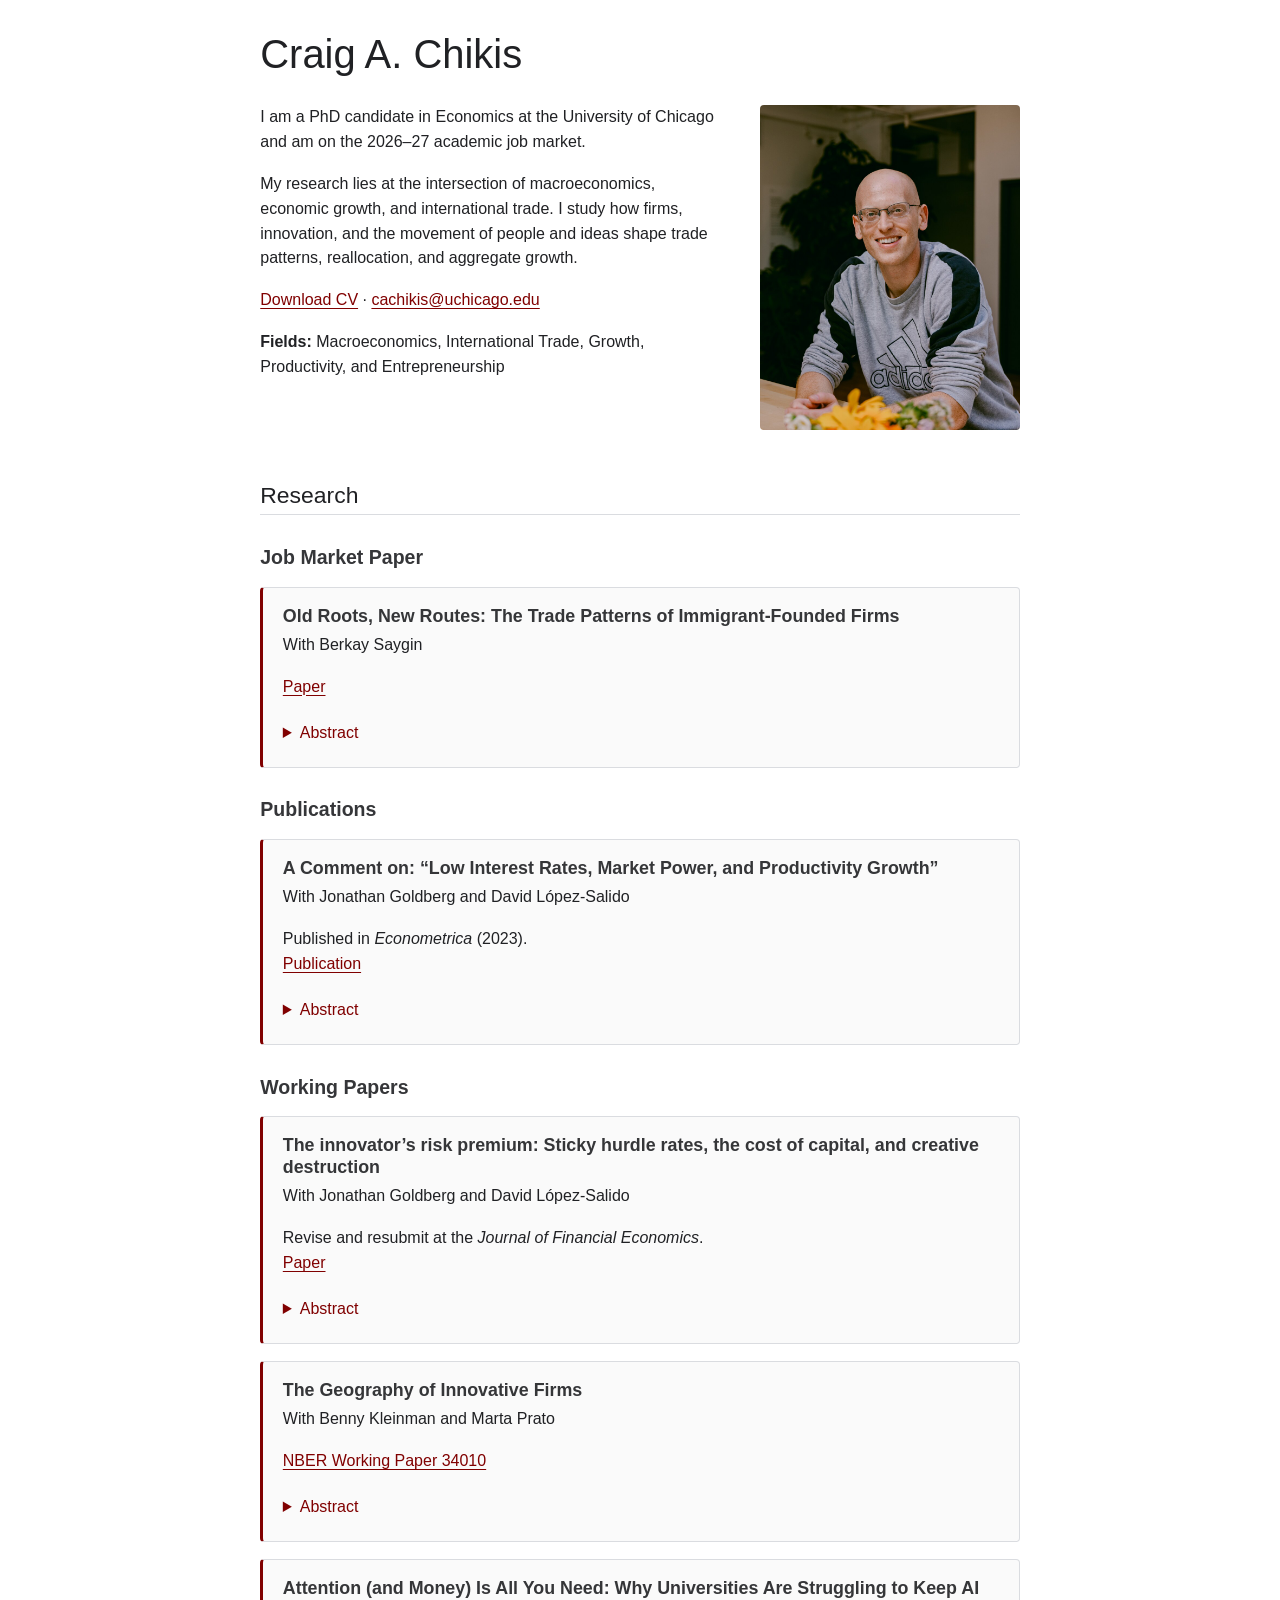
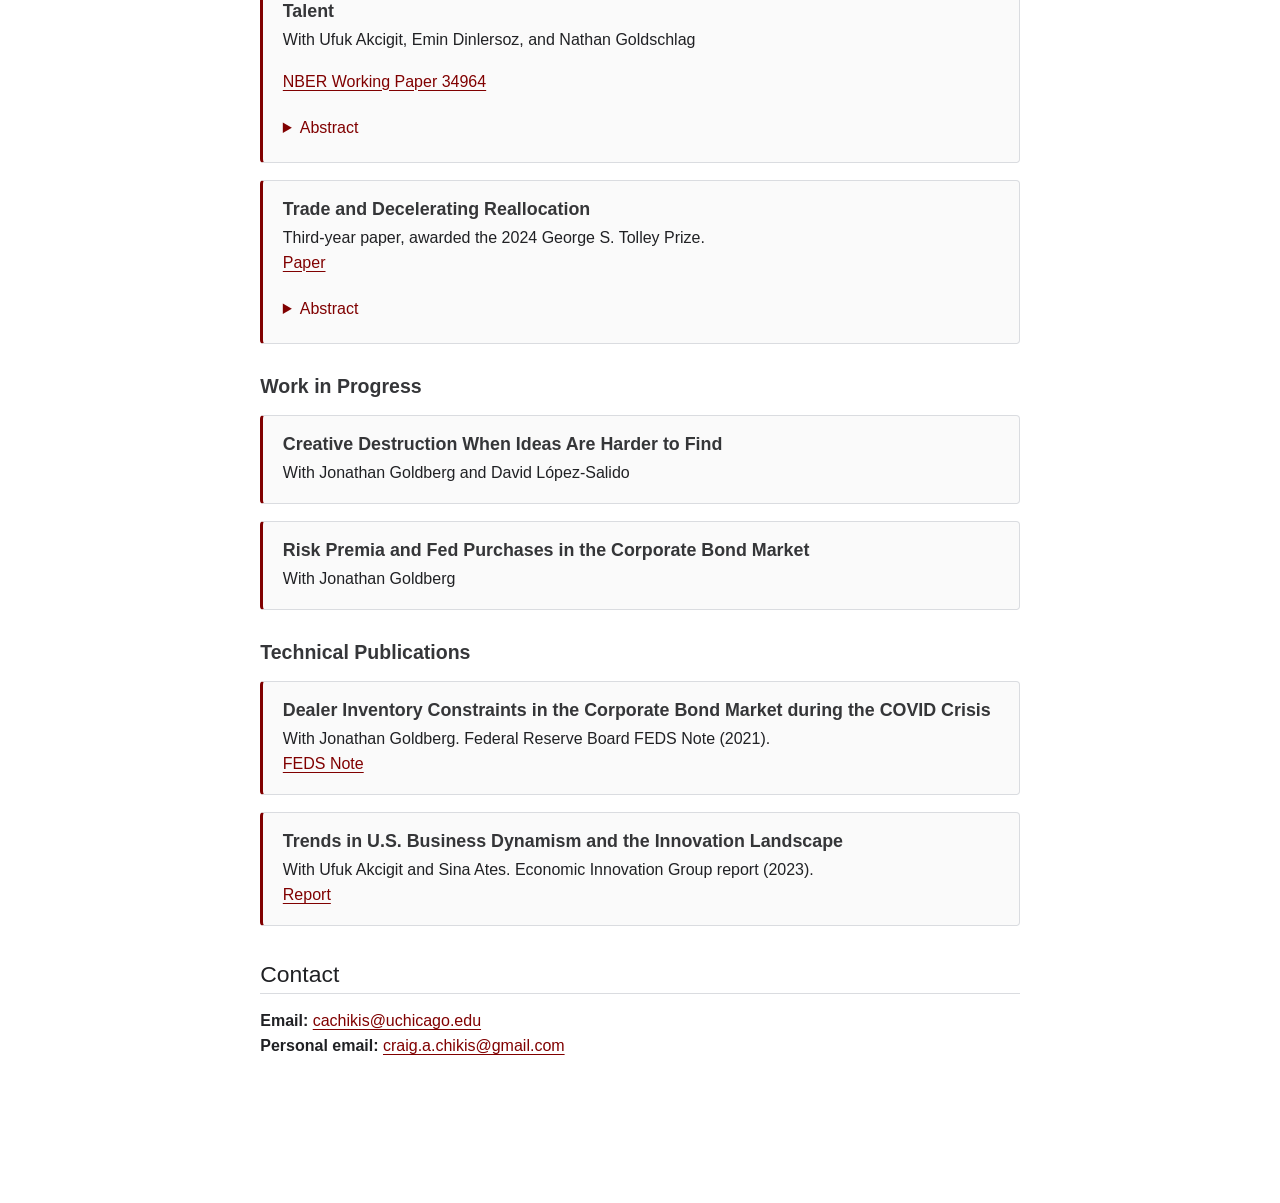
<file: index.html>
<!DOCTYPE html>
<html xmlns="http://www.w3.org/1999/xhtml" lang="en" xml:lang="en"><head>

<meta charset="utf-8">
<meta name="generator" content="quarto-1.9.37">

<meta name="viewport" content="width=device-width, initial-scale=1.0, user-scalable=yes">

<meta name="description" content="Craig A. Chikis’ academic website.">

<title>Craig A. Chikis</title>
<style>
/* Default styles provided by pandoc.
** See https://pandoc.org/MANUAL.html#variables-for-html for config info.
*/
code{white-space: pre-wrap;}
span.smallcaps{font-variant: small-caps;}
div.columns{display: flex; gap: min(4vw, 1.5em);}
div.column{flex: auto; overflow-x: auto;}
div.hanging-indent{margin-left: 1.5em; text-indent: -1.5em;}
ul.task-list{list-style: none;}
ul.task-list li input[type="checkbox"] {
  width: 0.8em;
  margin: 0 0.8em 0.2em -1em; /* quarto-specific, see https://github.com/quarto-dev/quarto-cli/issues/4556 */ 
  vertical-align: middle;
}
</style>


<script src="site_libs/quarto-nav/quarto-nav.js"></script>
<link href="./assets/favicon.png" rel="icon" type="image/png">
<script src="site_libs/clipboard/clipboard.min.js"></script>
<script src="site_libs/quarto-html/quarto.js" type="module"></script>
<script src="site_libs/quarto-html/tabsets/tabsets.js" type="module"></script>
<script src="site_libs/quarto-html/popper.min.js"></script>
<script src="site_libs/quarto-html/tippy.umd.min.js"></script>
<link href="site_libs/quarto-html/tippy.css" rel="stylesheet">
<link href="site_libs/quarto-html/quarto-syntax-highlighting-7f8f88aac4f3542376d5c11b86a4c14d.css" rel="stylesheet" id="quarto-text-highlighting-styles">
<script src="site_libs/bootstrap/bootstrap.min.js"></script>
<link href="site_libs/bootstrap/bootstrap-icons.css" rel="stylesheet">
<link href="site_libs/bootstrap/bootstrap-f77df475d072111566db28fb2d44e05f.min.css" rel="stylesheet" append-hash="true" id="quarto-bootstrap" data-mode="light">
<script id="quarto-search-options" type="application/json">{
  "language": {
    "search-no-results-text": "No results",
    "search-matching-documents-text": "matching documents",
    "search-copy-link-title": "Copy link to search",
    "search-hide-matches-text": "Hide additional matches",
    "search-more-match-text": "more match in this document",
    "search-more-matches-text": "more matches in this document",
    "search-clear-button-title": "Clear",
    "search-text-placeholder": "",
    "search-detached-cancel-button-title": "Cancel",
    "search-submit-button-title": "Submit",
    "search-label": "Search"
  }
}</script>
<style>html{ scroll-behavior: smooth; }</style>
<script defer="" src="./assets/analytics-events.js"></script>
<script defer="" src="https://cloud.umami.is/script.js" data-website-id="548ec39e-daf5-47dd-8edd-e6ff39dc5aec" data-domains="cachikis.github.io" data-do-not-track="true" data-exclude-search="true" data-exclude-hash="true"></script>


<link rel="stylesheet" href="styles.css">
<meta property="og:title" content="Craig A. Chikis">
<meta property="og:description" content="Craig A. Chikis’ academic website.">
<meta property="og:site_name" content="Craig A. Chikis">
<meta name="twitter:title" content="Craig A. Chikis">
<meta name="twitter:description" content="Craig A. Chikis’ academic website.">
<meta name="twitter:card" content="summary">
</head>

<body class="fullcontent quarto-light">

<div id="quarto-search-results"></div>
<!-- content -->
<div id="quarto-content" class="quarto-container page-columns page-rows-contents page-layout-article">
<!-- sidebar -->
<!-- margin-sidebar -->
    
<!-- main -->
<main class="content" id="quarto-document-content"><header id="title-block-header" class="quarto-title-block"></header>




<section id="craig-a.-chikis" class="level1">
<h1>Craig A. Chikis</h1>
<div class="home-intro">
<div class="home-text">
<p>I am a PhD candidate in Economics at the University of Chicago and am on the 2026–27 academic job market.</p>
<p>My research lies at the intersection of macroeconomics, economic growth, and international trade. I study how firms, innovation, and the movement of people and ideas shape trade patterns, reallocation, and aggregate growth.</p>
<p><span id="links"></span><a href="files/cachikis_cv.pdf">Download CV</a> · <a href="mailto:cachikis@uchicago.edu">cachikis@uchicago.edu</a></p>
<p><span id="fields"></span><strong>Fields:</strong> Macroeconomics, International Trade, Growth, Productivity, and Entrepreneurship</p>
</div>
<div class="home-photo">
<p><img src="assets/headshot.jpg" class="headshot img-fluid" alt="Portrait of Craig A. Chikis"></p>
</div>
</div>
<section id="research" class="level2">
<h2 data-anchor-id="research">Research</h2>
<section id="job-market-paper" class="level3">
<h3 data-anchor-id="job-market-paper">Job Market Paper</h3>
<section id="old-roots-new-routes-the-trade-patterns-of-immigrant-founded-firms" class="level4 research-paper">
<h4 class="research-paper" data-anchor-id="old-roots-new-routes-the-trade-patterns-of-immigrant-founded-firms">Old Roots, New Routes: The Trade Patterns of Immigrant-Founded Firms</h4>
<p>With <a href="https://berkaysaygin.com/" class="coauthor-link">Berkay Saygin</a></p>
<p><a href="files/cachikis_jmp.pdf">Paper</a></p>
<details class="paper-abstract">
<summary>
Abstract
</summary>
<p>
We study how immigrant founders shape U.S. international trade by linking administrative records on firms’ customs transactions and their founders’ countries of birth. We show that immigrant-founded firms are 1.2 percentage points more likely to import, devote 20 percentage points more of their imports to their founders’ birth countries, and pay 16% lower prices for the same products there. These price gaps shrink sharply among firms buying from the same supplier, suggesting that founders’ knowledge helps them find cheaper suppliers. We build a model of migration, occupational choice, and sequential supplier search in which entrepreneurs differ in talent and search costs vary by founder origin and supplier country. Using differences across founder origins in sourcing, import prices, entrepreneurship rates, and firm scale, we estimate that immigrant founders’ search-cost advantages are worth roughly one-tenth of U.S. gains from trade, holding productivity and other incentives for entrepreneurship fixed. Trade liberalization makes these sourcing advantages more valuable, intensifying competition for native entrepreneurs and limiting natives’ welfare gains. Tariffs erode these advantages, easing competition and cushioning natives’ welfare losses.
</p>
</details>
</section>
</section>
<section id="publications" class="level3">
<h3 data-anchor-id="publications">Publications</h3>
<section id="a-comment-on-low-interest-rates-market-power-and-productivity-growth" class="level4 research-paper">
<h4 class="research-paper" data-anchor-id="a-comment-on-low-interest-rates-market-power-and-productivity-growth">A Comment on: “Low Interest Rates, Market Power, and Productivity Growth”</h4>
<p>With <a href="https://sites.google.com/view/jonathangoldberg/home" class="coauthor-link">Jonathan Goldberg</a> and <a href="https://www.bde.es/wbe/en/sobre-banco/organizacion/estructura/dg-economia/david-lopez.html" class="coauthor-link">David López-Salido</a></p>
<p>Published in <em>Econometrica</em> (2023).<br> <a href="https://onlinelibrary.wiley.com/doi/abs/10.3982/ECTA20621">Publication</a></p>
<details class="paper-abstract">
<summary>
Abstract
</summary>
<p>
Using an endogenous growth model, Liu, Mian, and Sufi (2022) (LMS) show that a decline in the interest rate can lead to a fall in productivity growth and a rise in leader-laggard productivity gaps and firm profits. We identify two issues in their quantitative analysis of transition dynamics: a time-scale error and the omission of composition terms in calculating productivity growth along the transition to a new balanced growth path.
</p>
<p>
Correcting the time-scale error and including the composition terms, the decline in the interest rate that LMS study leads to a large and protracted productivity boom lasting about 20 years. In addition, the average leader-laggard gap grows much more slowly than reported in their paper. We also point out an issue in their quantitative analysis of steady-state profit shares. These issues are related to the quantitative exercises, and do not affect the key theoretical contributions of LMS.
</p>
</details>
</section>
</section>
<section id="working-papers" class="level3">
<h3 data-anchor-id="working-papers"><span id="selected-research"></span>Working Papers</h3>
<section id="the-innovators-risk-premium-sticky-hurdle-rates-the-cost-of-capital-and-creative-destruction" class="level4 research-paper">
<h4 class="research-paper" data-anchor-id="the-innovators-risk-premium-sticky-hurdle-rates-the-cost-of-capital-and-creative-destruction">The innovator’s risk premium: Sticky hurdle rates, the cost of capital, and creative destruction</h4>
<p>With <a href="https://sites.google.com/view/jonathangoldberg/home" class="coauthor-link">Jonathan Goldberg</a> and <a href="https://www.bde.es/wbe/en/sobre-banco/organizacion/estructura/dg-economia/david-lopez.html" class="coauthor-link">David López-Salido</a></p>
<p>Revise and resubmit at the <em>Journal of Financial Economics</em>.<br> <a href="files/cachikis_innovators-risk-premium.pdf">Paper</a></p>
<details class="paper-abstract">
<summary>
Abstract
</summary>
<p>
Firms’ hurdle rates exceed their financial cost of capital. This gap varies across firms and has widened in the aggregate. In our Schumpeterian model, two frictions drive this gap: firm decision-makers require an innovator’s risk premium for undiversifiable innovation risk, and innovation profits are imperfectly pledgeable. Higher undiversifiable risk lowers the financial cost of capital while hurdle rates remain sticky or even rise. Widening gaps weaken creative destruction; profits and superstar valuations rise despite firms forgoing positive-NPV projects. The calibrated model matches cross-sectional patterns in gaps, R&amp;D, market power, and firm dynamics, and explains weak productivity growth and declining dynamism.
</p>
</details>
</section>
<section id="the-geography-of-innovative-firms" class="level4 research-paper">
<h4 class="research-paper" data-anchor-id="the-geography-of-innovative-firms">The Geography of Innovative Firms</h4>
<p>With <a href="https://www.bennykleinman.com/" class="coauthor-link">Benny Kleinman</a> and <a href="https://www.martaprato.com/" class="coauthor-link">Marta Prato</a></p>
<p><a href="https://www.nber.org/papers/w34010">NBER Working Paper 34010</a></p>
<details class="paper-abstract">
<summary>
Abstract
</summary>
<p>
Firms conducting R&amp;D across multiple local markets account for most U.S. innovation. We study how their geographic scope affects growth and whether it is socially optimal. We develop a spatial growth model with multi-market firms that generate local knowledge spillovers. In equilibrium, firms may expand into too few or too many markets, depending on the sensitivity of spillovers to their local footprint. We estimate the model using data on R&amp;D locations, patents, and citations, and find that firms under-invest in geographic expansion. Through model counterfactuals, we show that welfare gains from policies promoting broader geographic expansion are higher than traditional R&amp;D subsidies.
</p>
</details>
</section>
<section id="attention-and-money-is-all-you-need-why-universities-are-struggling-to-keep-ai-talent" class="level4 research-paper">
<h4 class="research-paper" data-anchor-id="attention-and-money-is-all-you-need-why-universities-are-struggling-to-keep-ai-talent">Attention (and Money) Is All You Need: Why Universities Are Struggling to Keep AI Talent</h4>
<p>With <a href="https://www.ufukakcigit.com/" class="coauthor-link">Ufuk Akcigit</a>, <a href="https://sites.google.com/site/emindinlersoz/" class="coauthor-link">Emin Dinlersoz</a>, and <a href="https://ngoldschlag.github.io/" class="coauthor-link">Nathan Goldschlag</a></p>
<p><a href="https://www.nber.org/papers/w34964">NBER Working Paper 34964</a></p>
<details class="paper-abstract">
<summary>
Abstract
</summary>
<p>
We construct a novel dataset linking academic publication records to U.S. Census employer–employee data to track 42,000 AI researchers over two decades. We document systematic changes in the allocation of AI talent. Industry increasingly attracts younger and foreign-born researchers, while gender representation improves more in academia. The top 1% of publishing industry scientists now earn $1.5 million more annually than comparable academics, a fivefold increase since 2001. Rising wage premia coincide with greater sorting into large incumbent firms. Researchers who move to industry publish less but patent more, consistent with a shift from open science toward proprietary innovation.
</p>
</details>
</section>
<section id="trade-and-decelerating-reallocation" class="level4 research-paper">
<h4 class="research-paper" data-anchor-id="trade-and-decelerating-reallocation">Trade and Decelerating Reallocation</h4>
<p>Third-year paper, awarded the 2024 George S. Tolley Prize.<br> <a href="files/cachikis_trade-and-decelerating-reallocation.pdf">Paper</a></p>
<details class="paper-abstract">
<summary>
Abstract
</summary>
<p>
A well-documented observation in the trade literature is that trade shocks often result in a protracted reallocation of productive factors. This paper investigates whether the shock itself, through the strategic responses it elicits from firms, actively contributes to this delay. Empirically, I show that the China trade shock is negatively associated with various measures of business dynamism. Theoretically, I propose a dynamic, two-country model of oligopolistic competition with trade and home-country firm dynamics to explain these facts. In my preferred industry-level instrumental-variables specification, increased import exposure accounts for roughly one-half of the recent decline in U.S. gross job reallocation.
</p>
</details>
</section>
</section>
<section id="work-in-progress" class="level3">
<h3 data-anchor-id="work-in-progress"><span id="measuring-the-characteristics-and-employment-dynamics-of-u.s.-scientists"></span>Work in Progress</h3>
<section id="creative-destruction-when-ideas-are-harder-to-find" class="level4 research-paper">
<h4 class="research-paper" data-anchor-id="creative-destruction-when-ideas-are-harder-to-find">Creative Destruction When Ideas Are Harder to Find</h4>
<p>With <a href="https://sites.google.com/view/jonathangoldberg/home" class="coauthor-link">Jonathan Goldberg</a> and <a href="https://www.bde.es/wbe/en/sobre-banco/organizacion/estructura/dg-economia/david-lopez.html" class="coauthor-link">David López-Salido</a></p>
</section>
<section id="risk-premia-and-fed-purchases-in-the-corporate-bond-market" class="level4 research-paper">
<h4 class="research-paper" data-anchor-id="risk-premia-and-fed-purchases-in-the-corporate-bond-market">Risk Premia and Fed Purchases in the Corporate Bond Market</h4>
<p>With <a href="https://sites.google.com/view/jonathangoldberg/home" class="coauthor-link">Jonathan Goldberg</a></p>
</section>
</section>
<section id="technical-publications" class="level3">
<h3 data-anchor-id="technical-publications">Technical Publications</h3>
<section id="dealer-inventory-constraints-in-the-corporate-bond-market-during-the-covid-crisis" class="level4 research-paper">
<h4 class="research-paper" data-anchor-id="dealer-inventory-constraints-in-the-corporate-bond-market-during-the-covid-crisis">Dealer Inventory Constraints in the Corporate Bond Market during the COVID Crisis</h4>
<p>With <a href="https://sites.google.com/view/jonathangoldberg/home" class="coauthor-link">Jonathan Goldberg</a>. Federal Reserve Board FEDS Note (2021).<br> <a href="https://www.federalreserve.gov/econres/notes/feds-notes/dealer-inventory-constraints-in-the-corporate-bond-market-during-the-covid-crisis-20210715.html">FEDS Note</a></p>
</section>
<section id="trends-in-u.s.-business-dynamism-and-the-innovation-landscape" class="level4 research-paper">
<h4 class="research-paper" data-anchor-id="trends-in-u.s.-business-dynamism-and-the-innovation-landscape">Trends in U.S. Business Dynamism and the Innovation Landscape</h4>
<p>With <a href="https://www.ufukakcigit.com/" class="coauthor-link">Ufuk Akcigit</a> and <a href="https://www.sinatates.com/" class="coauthor-link">Sina Ates</a>. Economic Innovation Group report (2023).<br> <a href="https://eig.org/wp-content/uploads/2023/09/Trends-in-U.S.-Business-Dynamism-and-the-Innovation-Landscape.pdf">Report</a></p>
</section>
</section>
</section>
<section id="contact" class="level2">
<h2 data-anchor-id="contact">Contact</h2>
<p><strong>Email:</strong> <a href="mailto:cachikis@uchicago.edu">cachikis@uchicago.edu</a><br> <strong>Personal email:</strong> <a href="mailto:craig.a.chikis@gmail.com">craig.a.chikis@gmail.com</a></p>


</section>
</section>

</main> <!-- /main -->
<script id="quarto-html-after-body" type="application/javascript">
  window.document.addEventListener("DOMContentLoaded", function (event) {
    const isCodeAnnotation = (el) => {
      for (const clz of el.classList) {
        if (clz.startsWith('code-annotation-')) {                     
          return true;
        }
      }
      return false;
    }
    const onCopySuccess = function(e) {
      // button target
      const button = e.trigger;
      // don't keep focus
      button.blur();
      // flash "checked"
      button.classList.add('code-copy-button-checked');
      var currentTitle = button.getAttribute("title");
      button.setAttribute("title", "Copied!");
      let tooltip;
      if (window.bootstrap) {
        button.setAttribute("data-bs-toggle", "tooltip");
        button.setAttribute("data-bs-placement", "left");
        button.setAttribute("data-bs-title", "Copied!");
        tooltip = new bootstrap.Tooltip(button, 
          { trigger: "manual", 
            customClass: "code-copy-button-tooltip",
            offset: [0, -8]});
        tooltip.show();    
      }
      setTimeout(function() {
        if (tooltip) {
          tooltip.hide();
          button.removeAttribute("data-bs-title");
          button.removeAttribute("data-bs-toggle");
          button.removeAttribute("data-bs-placement");
        }
        button.setAttribute("title", currentTitle);
        button.classList.remove('code-copy-button-checked');
      }, 1000);
      // clear code selection
      e.clearSelection();
    }
    const getTextToCopy = function(trigger) {
      const outerScaffold = trigger.parentElement.cloneNode(true);
      const codeEl = outerScaffold.querySelector('code');
      for (const childEl of codeEl.children) {
        if (isCodeAnnotation(childEl)) {
          childEl.remove();
        }
      }
      return codeEl.innerText;
    }
    const clipboard = new window.ClipboardJS('.code-copy-button:not([data-in-quarto-modal])', {
      text: getTextToCopy
    });
    clipboard.on('success', onCopySuccess);
    if (window.document.getElementById('quarto-embedded-source-code-modal')) {
      const clipboardModal = new window.ClipboardJS('.code-copy-button[data-in-quarto-modal]', {
        text: getTextToCopy,
        container: window.document.getElementById('quarto-embedded-source-code-modal')
      });
      clipboardModal.on('success', onCopySuccess);
    }
      var localhostRegex = new RegExp(/^(?:http|https):\/\/localhost\:?[0-9]*\//);
      var mailtoRegex = new RegExp(/^mailto:/);
        var filterRegex = new RegExp("https:\/\/cachikis\.github\.io\/");
      var isInternal = (href) => {
          return filterRegex.test(href) || localhostRegex.test(href) || mailtoRegex.test(href);
      }
      // Inspect non-navigation links and adorn them if external
     var links = window.document.querySelectorAll('a[href]:not(.nav-link):not(.navbar-brand):not(.toc-action):not(.sidebar-link):not(.sidebar-item-toggle):not(.pagination-link):not(.no-external):not([aria-hidden]):not(.dropdown-item):not(.quarto-navigation-tool):not(.about-link)');
      for (var i=0; i<links.length; i++) {
        const link = links[i];
        if (!isInternal(link.href)) {
          // undo the damage that might have been done by quarto-nav.js in the case of
          // links that we want to consider external
          if (link.dataset.originalHref !== undefined) {
            link.href = link.dataset.originalHref;
          }
            // target, if specified
            link.setAttribute("target", "_blank");
            if (link.getAttribute("rel") === null) {
              link.setAttribute("rel", "noopener");
            }
        }
      }
    function tippyHover(el, contentFn, onTriggerFn, onUntriggerFn) {
      const config = {
        allowHTML: true,
        maxWidth: 500,
        delay: 100,
        arrow: false,
        appendTo: function(el) {
            return el.parentElement;
        },
        interactive: true,
        interactiveBorder: 10,
        theme: 'quarto',
        placement: 'bottom-start',
      };
      if (contentFn) {
        config.content = contentFn;
      }
      if (onTriggerFn) {
        config.onTrigger = onTriggerFn;
      }
      if (onUntriggerFn) {
        config.onUntrigger = onUntriggerFn;
      }
      window.tippy(el, config); 
    }
    const noterefs = window.document.querySelectorAll('a[role="doc-noteref"]');
    for (var i=0; i<noterefs.length; i++) {
      const ref = noterefs[i];
      tippyHover(ref, function() {
        // use id or data attribute instead here
        let href = ref.getAttribute('data-footnote-href') || ref.getAttribute('href');
        try { href = new URL(href).hash; } catch {}
        const id = href.replace(/^#\/?/, "");
        const note = window.document.getElementById(id);
        if (note) {
          return note.innerHTML;
        } else {
          return "";
        }
      });
    }
    const xrefs = window.document.querySelectorAll('a.quarto-xref');
    const processXRef = (id, note) => {
      // Strip column container classes
      const stripColumnClz = (el) => {
        el.classList.remove("page-full", "page-columns");
        if (el.children) {
          for (const child of el.children) {
            stripColumnClz(child);
          }
        }
      }
      stripColumnClz(note)
      if (id === null || id.startsWith('sec-')) {
        // Special case sections, only their first couple elements
        const container = document.createElement("div");
        if (note.children && note.children.length > 2) {
          container.appendChild(note.children[0].cloneNode(true));
          for (let i = 1; i < note.children.length; i++) {
            const child = note.children[i];
            if (child.tagName === "P" && child.innerText === "") {
              continue;
            } else {
              container.appendChild(child.cloneNode(true));
              break;
            }
          }
          if (window.Quarto?.typesetMath) {
            window.Quarto.typesetMath(container);
          }
          return container.innerHTML
        } else {
          if (window.Quarto?.typesetMath) {
            window.Quarto.typesetMath(note);
          }
          return note.innerHTML;
        }
      } else {
        // Remove any anchor links if they are present
        const anchorLink = note.querySelector('a.anchorjs-link');
        if (anchorLink) {
          anchorLink.remove();
        }
        if (window.Quarto?.typesetMath) {
          window.Quarto.typesetMath(note);
        }
        if (note.classList.contains("callout")) {
          return note.outerHTML;
        } else {
          return note.innerHTML;
        }
      }
    }
    for (var i=0; i<xrefs.length; i++) {
      const xref = xrefs[i];
      tippyHover(xref, undefined, function(instance) {
        instance.disable();
        let url = xref.getAttribute('href');
        let hash = undefined; 
        if (url.startsWith('#')) {
          hash = url;
        } else {
          try { hash = new URL(url).hash; } catch {}
        }
        if (hash) {
          const id = hash.replace(/^#\/?/, "");
          const note = window.document.getElementById(id);
          if (note !== null) {
            try {
              const html = processXRef(id, note.cloneNode(true));
              instance.setContent(html);
            } finally {
              instance.enable();
              instance.show();
            }
          } else {
            // See if we can fetch this
            fetch(url.split('#')[0])
            .then(res => res.text())
            .then(html => {
              const parser = new DOMParser();
              const htmlDoc = parser.parseFromString(html, "text/html");
              const note = htmlDoc.getElementById(id);
              if (note !== null) {
                const html = processXRef(id, note);
                instance.setContent(html);
              } 
            }).finally(() => {
              instance.enable();
              instance.show();
            });
          }
        } else {
          // See if we can fetch a full url (with no hash to target)
          // This is a special case and we should probably do some content thinning / targeting
          fetch(url)
          .then(res => res.text())
          .then(html => {
            const parser = new DOMParser();
            const htmlDoc = parser.parseFromString(html, "text/html");
            const note = htmlDoc.querySelector('main.content');
            if (note !== null) {
              // This should only happen for chapter cross references
              // (since there is no id in the URL)
              // remove the first header
              if (note.children.length > 0 && note.children[0].tagName === "HEADER") {
                note.children[0].remove();
              }
              const html = processXRef(null, note);
              instance.setContent(html);
            } 
          }).finally(() => {
            instance.enable();
            instance.show();
          });
        }
      }, function(instance) {
      });
    }
        let selectedAnnoteEl;
        const selectorForAnnotation = ( cell, annotation) => {
          let cellAttr = 'data-code-cell="' + cell + '"';
          let lineAttr = 'data-code-annotation="' +  annotation + '"';
          const selector = 'span[' + cellAttr + '][' + lineAttr + ']';
          return selector;
        }
        const selectCodeLines = (annoteEl) => {
          const doc = window.document;
          const targetCell = annoteEl.getAttribute("data-target-cell");
          const targetAnnotation = annoteEl.getAttribute("data-target-annotation");
          const annoteSpan = window.document.querySelector(selectorForAnnotation(targetCell, targetAnnotation));
          const lines = annoteSpan.getAttribute("data-code-lines").split(",");
          const lineIds = lines.map((line) => {
            return targetCell + "-" + line;
          })
          let top = null;
          let height = null;
          let parent = null;
          if (lineIds.length > 0) {
              //compute the position of the single el (top and bottom and make a div)
              const el = window.document.getElementById(lineIds[0]);
              top = el.offsetTop;
              height = el.offsetHeight;
              parent = el.parentElement.parentElement;
            if (lineIds.length > 1) {
              const lastEl = window.document.getElementById(lineIds[lineIds.length - 1]);
              const bottom = lastEl.offsetTop + lastEl.offsetHeight;
              height = bottom - top;
            }
            if (top !== null && height !== null && parent !== null) {
              // cook up a div (if necessary) and position it 
              let div = window.document.getElementById("code-annotation-line-highlight");
              if (div === null) {
                div = window.document.createElement("div");
                div.setAttribute("id", "code-annotation-line-highlight");
                div.style.position = 'absolute';
                parent.appendChild(div);
              }
              div.style.top = top - 2 + "px";
              div.style.height = height + 4 + "px";
              div.style.left = 0;
              let gutterDiv = window.document.getElementById("code-annotation-line-highlight-gutter");
              if (gutterDiv === null) {
                gutterDiv = window.document.createElement("div");
                gutterDiv.setAttribute("id", "code-annotation-line-highlight-gutter");
                gutterDiv.style.position = 'absolute';
                const codeCell = window.document.getElementById(targetCell);
                const gutter = codeCell.querySelector('.code-annotation-gutter');
                gutter.appendChild(gutterDiv);
              }
              gutterDiv.style.top = top - 2 + "px";
              gutterDiv.style.height = height + 4 + "px";
            }
            selectedAnnoteEl = annoteEl;
          }
        };
        const unselectCodeLines = () => {
          const elementsIds = ["code-annotation-line-highlight", "code-annotation-line-highlight-gutter"];
          elementsIds.forEach((elId) => {
            const div = window.document.getElementById(elId);
            if (div) {
              div.remove();
            }
          });
          selectedAnnoteEl = undefined;
        };
          // Handle positioning of the toggle
      window.addEventListener(
        "resize",
        throttle(() => {
          elRect = undefined;
          if (selectedAnnoteEl) {
            selectCodeLines(selectedAnnoteEl);
          }
        }, 10)
      );
      function throttle(fn, ms) {
      let throttle = false;
      let timer;
        return (...args) => {
          if(!throttle) { // first call gets through
              fn.apply(this, args);
              throttle = true;
          } else { // all the others get throttled
              if(timer) clearTimeout(timer); // cancel #2
              timer = setTimeout(() => {
                fn.apply(this, args);
                timer = throttle = false;
              }, ms);
          }
        };
      }
        // Attach click handler to the DT
        const annoteDls = window.document.querySelectorAll('dt[data-target-cell]');
        for (const annoteDlNode of annoteDls) {
          annoteDlNode.addEventListener('click', (event) => {
            const clickedEl = event.target;
            if (clickedEl !== selectedAnnoteEl) {
              unselectCodeLines();
              const activeEl = window.document.querySelector('dt[data-target-cell].code-annotation-active');
              if (activeEl) {
                activeEl.classList.remove('code-annotation-active');
              }
              selectCodeLines(clickedEl);
              clickedEl.classList.add('code-annotation-active');
            } else {
              // Unselect the line
              unselectCodeLines();
              clickedEl.classList.remove('code-annotation-active');
            }
          });
        }
    const findCites = (el) => {
      const parentEl = el.parentElement;
      if (parentEl) {
        const cites = parentEl.dataset.cites;
        if (cites) {
          return {
            el,
            cites: cites.split(' ')
          };
        } else {
          return findCites(el.parentElement)
        }
      } else {
        return undefined;
      }
    };
    var bibliorefs = window.document.querySelectorAll('a[role="doc-biblioref"]');
    for (var i=0; i<bibliorefs.length; i++) {
      const ref = bibliorefs[i];
      const citeInfo = findCites(ref);
      if (citeInfo) {
        tippyHover(citeInfo.el, function() {
          var popup = window.document.createElement('div');
          citeInfo.cites.forEach(function(cite) {
            var citeDiv = window.document.createElement('div');
            citeDiv.classList.add('hanging-indent');
            citeDiv.classList.add('csl-entry');
            var biblioDiv = window.document.getElementById('ref-' + cite);
            if (biblioDiv) {
              citeDiv.innerHTML = biblioDiv.innerHTML;
            }
            popup.appendChild(citeDiv);
          });
          return popup.innerHTML;
        });
      }
    }
  });
  </script>
</div> <!-- /content -->




<script src="site_libs/quarto-html/zenscroll-min.js"></script>
</body></html>
</file>
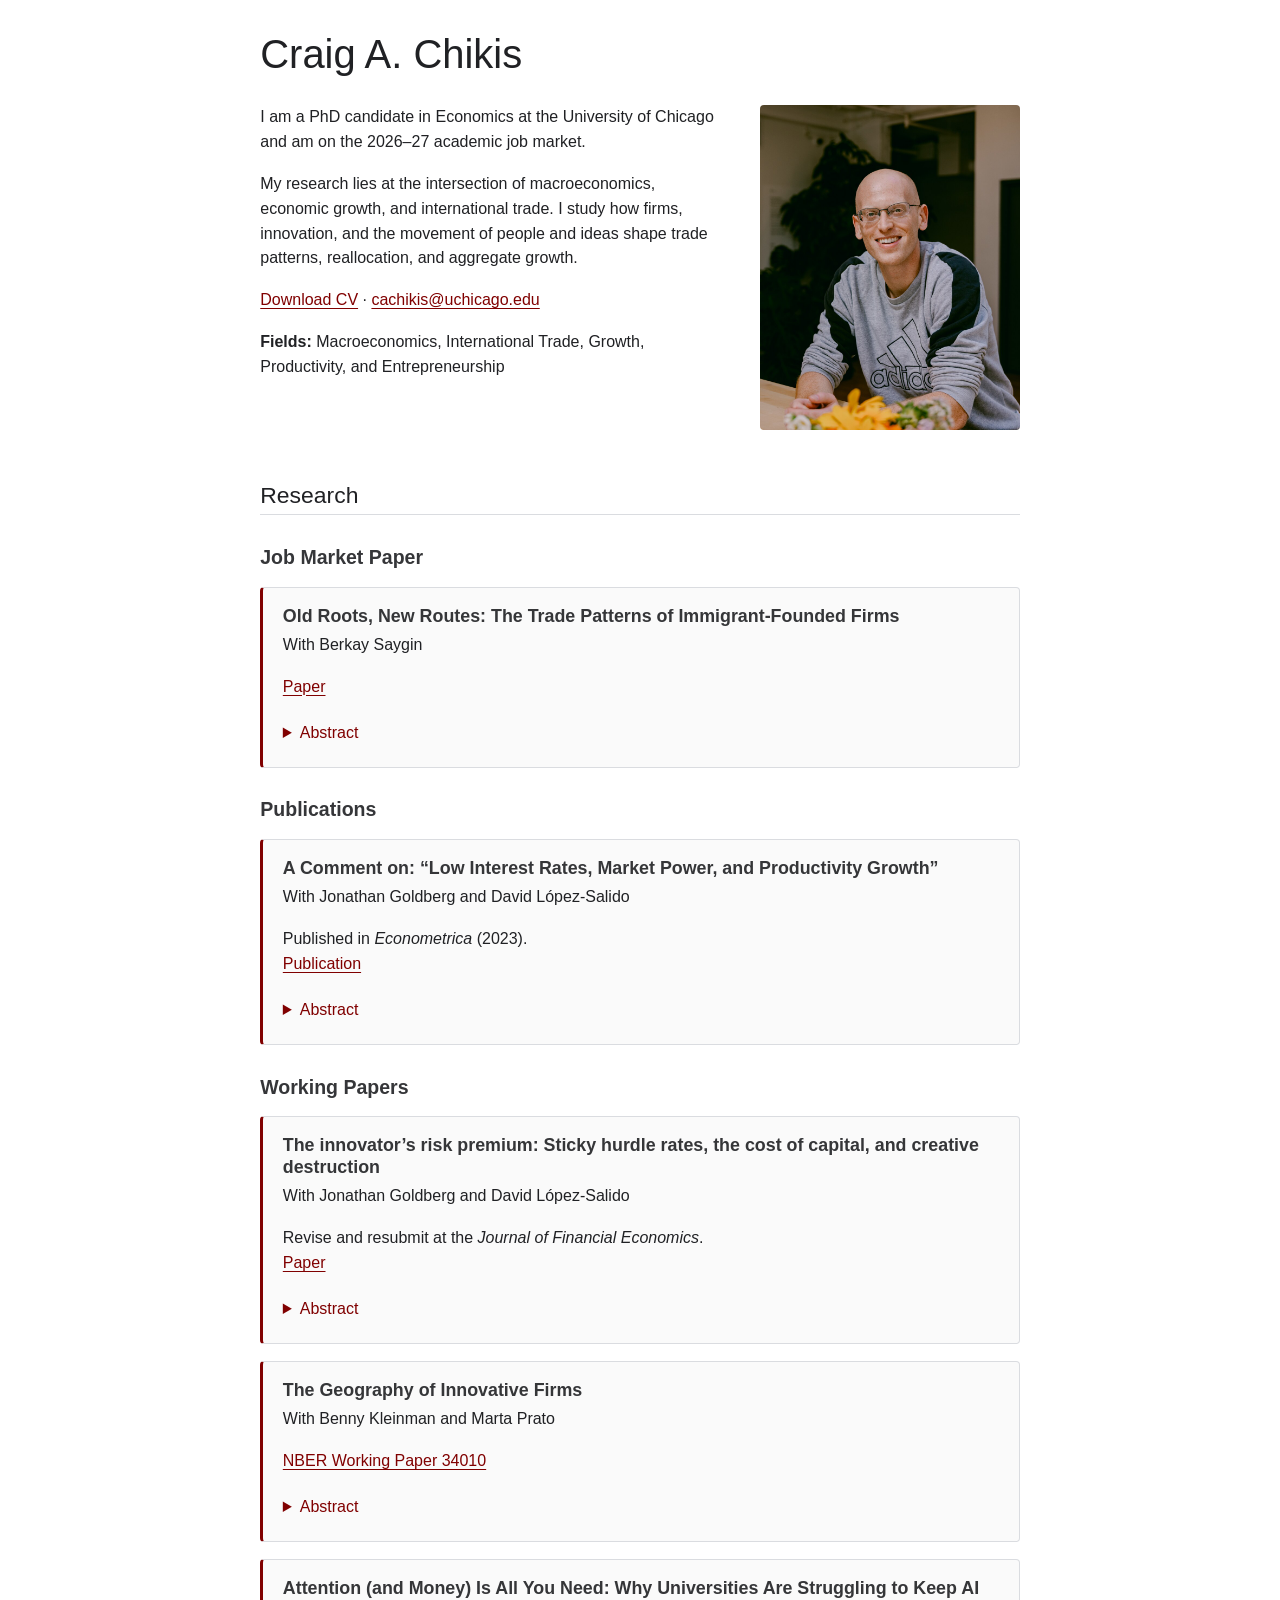
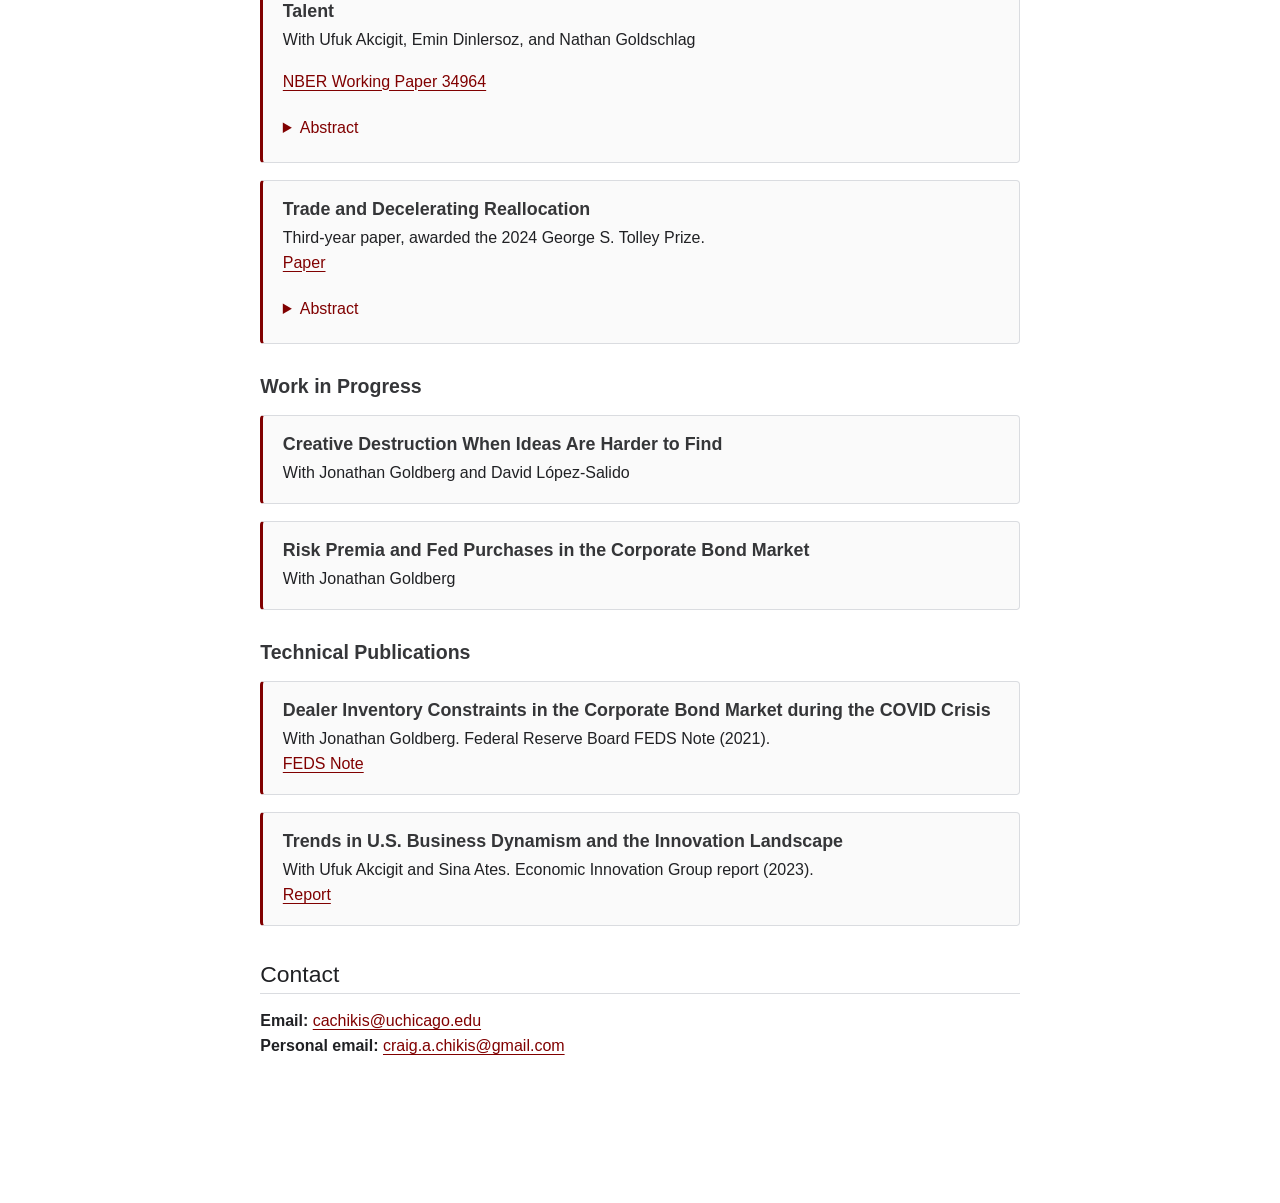
<file: contact.html>
<!doctype html>
<html lang="en">
<head>
  <meta charset="utf-8">
  <meta name="viewport" content="width=device-width, initial-scale=1">
  <title>Contact — Craig A. Chikis</title>
  <link rel="canonical" href="https://cachikis.github.io/">
  <meta name="robots" content="noindex, follow">
  <script>
    window.location.replace("./" + window.location.search + "#contact");
  </script>
  <noscript><meta http-equiv="refresh" content="0; url=./#contact"></noscript>
</head>
<body>
  <p><a href="./#contact">View contact information on Craig A. Chikis’ homepage.</a></p>
</body>
</html>
</file>
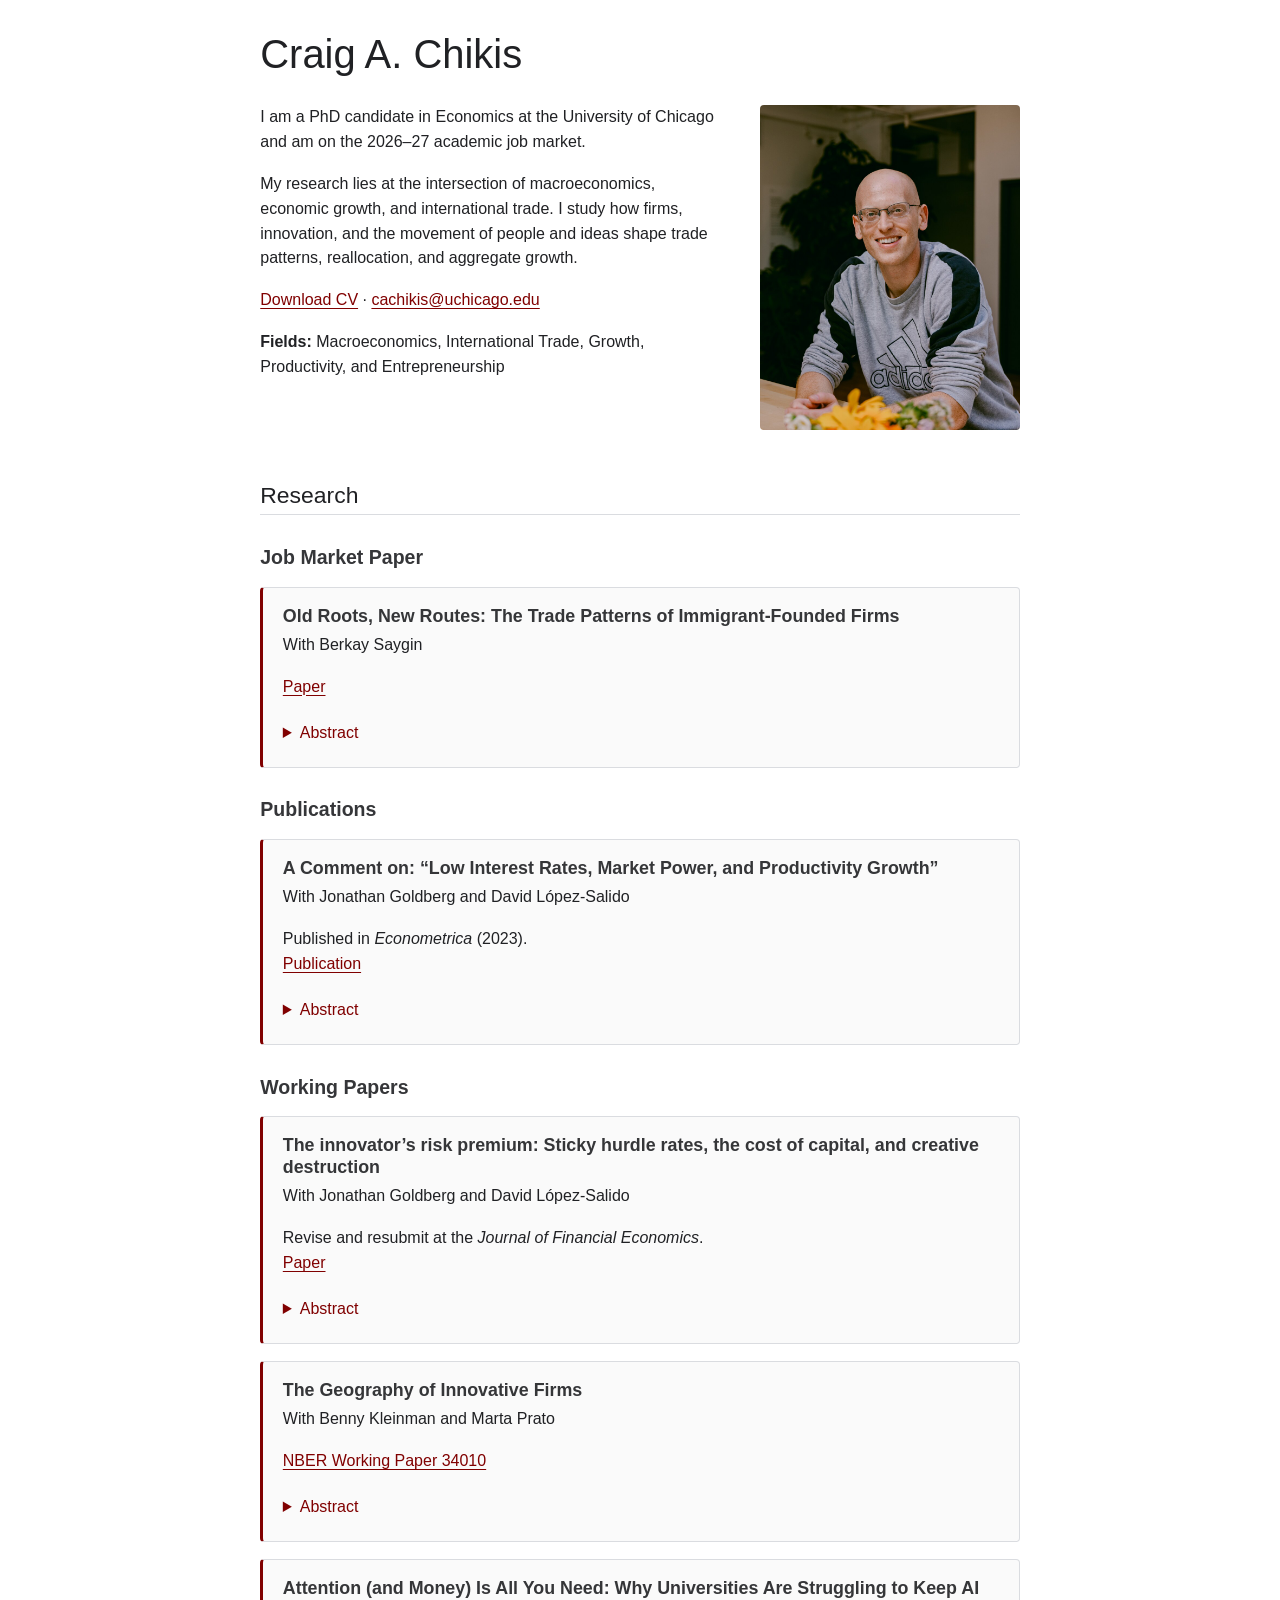
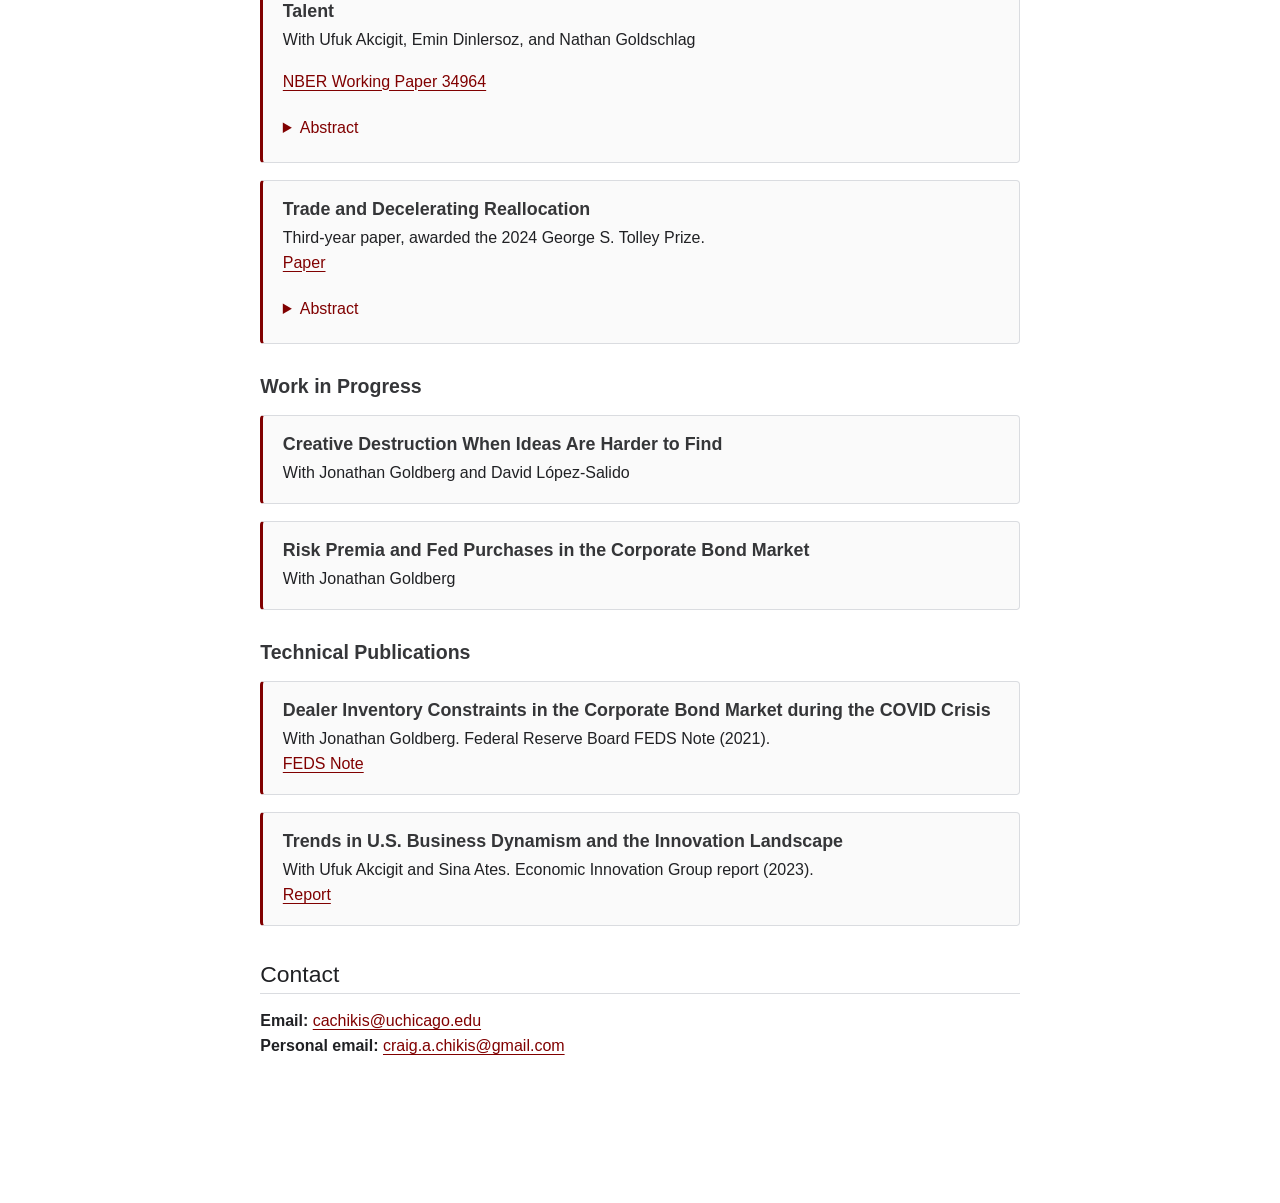
<file: research.html>
<!doctype html>
<html lang="en">
<head>
  <meta charset="utf-8">
  <meta name="viewport" content="width=device-width, initial-scale=1">
  <title>Research — Craig A. Chikis</title>
  <link rel="canonical" href="https://cachikis.github.io/">
  <meta name="robots" content="noindex, follow">
  <script>
    const section = window.location.hash === "#working-papers-and-current-research"
      ? "#working-papers"
      : window.location.hash || "#research";
    window.location.replace("./" + window.location.search + section);
  </script>
  <noscript><meta http-equiv="refresh" content="0; url=./#research"></noscript>
</head>
<body>
  <p><a href="./#research">View research on Craig A. Chikis’ homepage.</a></p>
</body>
</html>
</file>
<file: site_libs/quarto-html/tippy.css>
.tippy-box[data-animation=fade][data-state=hidden]{opacity:0}[data-tippy-root]{max-width:calc(100vw - 10px)}.tippy-box{position:relative;background-color:#333;color:#fff;border-radius:4px;font-size:14px;line-height:1.4;white-space:normal;outline:0;transition-property:transform,visibility,opacity}.tippy-box[data-placement^=top]>.tippy-arrow{bottom:0}.tippy-box[data-placement^=top]>.tippy-arrow:before{bottom:-7px;left:0;border-width:8px 8px 0;border-top-color:initial;transform-origin:center top}.tippy-box[data-placement^=bottom]>.tippy-arrow{top:0}.tippy-box[data-placement^=bottom]>.tippy-arrow:before{top:-7px;left:0;border-width:0 8px 8px;border-bottom-color:initial;transform-origin:center bottom}.tippy-box[data-placement^=left]>.tippy-arrow{right:0}.tippy-box[data-placement^=left]>.tippy-arrow:before{border-width:8px 0 8px 8px;border-left-color:initial;right:-7px;transform-origin:center left}.tippy-box[data-placement^=right]>.tippy-arrow{left:0}.tippy-box[data-placement^=right]>.tippy-arrow:before{left:-7px;border-width:8px 8px 8px 0;border-right-color:initial;transform-origin:center right}.tippy-box[data-inertia][data-state=visible]{transition-timing-function:cubic-bezier(.54,1.5,.38,1.11)}.tippy-arrow{width:16px;height:16px;color:#333}.tippy-arrow:before{content:"";position:absolute;border-color:transparent;border-style:solid}.tippy-content{position:relative;padding:5px 9px;z-index:1}
</file>
<file: site_libs/quarto-html/quarto-syntax-highlighting-7f8f88aac4f3542376d5c11b86a4c14d.css>
/* quarto syntax highlight colors */
:root {
  --quarto-hl-ot-color: #003B4F;
  --quarto-hl-at-color: #657422;
  --quarto-hl-ss-color: #20794D;
  --quarto-hl-an-color: #5E5E5E;
  --quarto-hl-fu-color: #4758AB;
  --quarto-hl-st-color: #20794D;
  --quarto-hl-cf-color: #003B4F;
  --quarto-hl-op-color: #5E5E5E;
  --quarto-hl-er-color: #AD0000;
  --quarto-hl-bn-color: #AD0000;
  --quarto-hl-al-color: #AD0000;
  --quarto-hl-va-color: #111111;
  --quarto-hl-bu-color: inherit;
  --quarto-hl-ex-color: inherit;
  --quarto-hl-pp-color: #AD0000;
  --quarto-hl-in-color: #5E5E5E;
  --quarto-hl-vs-color: #20794D;
  --quarto-hl-wa-color: #5E5E5E;
  --quarto-hl-do-color: #5E5E5E;
  --quarto-hl-im-color: #00769E;
  --quarto-hl-ch-color: #20794D;
  --quarto-hl-dt-color: #AD0000;
  --quarto-hl-fl-color: #AD0000;
  --quarto-hl-co-color: #5E5E5E;
  --quarto-hl-cv-color: #5E5E5E;
  --quarto-hl-cn-color: #8f5902;
  --quarto-hl-sc-color: #5E5E5E;
  --quarto-hl-dv-color: #AD0000;
  --quarto-hl-kw-color: #003B4F;
}

/* other quarto variables */
:root {
  --quarto-font-monospace: SFMono-Regular, Menlo, Monaco, Consolas, "Liberation Mono", "Courier New", monospace;
}

/* syntax highlight based on Pandoc's rules */
pre > code.sourceCode > span {
  color: #003B4F;
}

code.sourceCode > span {
  color: #003B4F;
}

div.sourceCode,
div.sourceCode pre.sourceCode {
  color: #003B4F;
}

/* Normal */
code span {
  color: #003B4F;
}

/* Alert */
code span.al {
  color: #AD0000;
  font-style: inherit;
}

/* Annotation */
code span.an {
  color: #5E5E5E;
  font-style: inherit;
}

/* Attribute */
code span.at {
  color: #657422;
  font-style: inherit;
}

/* BaseN */
code span.bn {
  color: #AD0000;
  font-style: inherit;
}

/* BuiltIn */
code span.bu {
  font-style: inherit;
}

/* ControlFlow */
code span.cf {
  color: #003B4F;
  font-weight: bold;
  font-style: inherit;
}

/* Char */
code span.ch {
  color: #20794D;
  font-style: inherit;
}

/* Constant */
code span.cn {
  color: #8f5902;
  font-style: inherit;
}

/* Comment */
code span.co {
  color: #5E5E5E;
  font-style: inherit;
}

/* CommentVar */
code span.cv {
  color: #5E5E5E;
  font-style: italic;
}

/* Documentation */
code span.do {
  color: #5E5E5E;
  font-style: italic;
}

/* DataType */
code span.dt {
  color: #AD0000;
  font-style: inherit;
}

/* DecVal */
code span.dv {
  color: #AD0000;
  font-style: inherit;
}

/* Error */
code span.er {
  color: #AD0000;
  font-style: inherit;
}

/* Extension */
code span.ex {
  font-style: inherit;
}

/* Float */
code span.fl {
  color: #AD0000;
  font-style: inherit;
}

/* Function */
code span.fu {
  color: #4758AB;
  font-style: inherit;
}

/* Import */
code span.im {
  color: #00769E;
  font-style: inherit;
}

/* Information */
code span.in {
  color: #5E5E5E;
  font-style: inherit;
}

/* Keyword */
code span.kw {
  color: #003B4F;
  font-weight: bold;
  font-style: inherit;
}

/* Operator */
code span.op {
  color: #5E5E5E;
  font-style: inherit;
}

/* Other */
code span.ot {
  color: #003B4F;
  font-style: inherit;
}

/* Preprocessor */
code span.pp {
  color: #AD0000;
  font-style: inherit;
}

/* SpecialChar */
code span.sc {
  color: #5E5E5E;
  font-style: inherit;
}

/* SpecialString */
code span.ss {
  color: #20794D;
  font-style: inherit;
}

/* String */
code span.st {
  color: #20794D;
  font-style: inherit;
}

/* Variable */
code span.va {
  color: #111111;
  font-style: inherit;
}

/* VerbatimString */
code span.vs {
  color: #20794D;
  font-style: inherit;
}

/* Warning */
code span.wa {
  color: #5E5E5E;
  font-style: italic;
}

.prevent-inlining {
  content: "</";
}

/*# sourceMappingURL=789ad8cd35626ba772517505b42a116e.css.map */
</file>
<file: styles.css>
:root {
  --accent: #800000;
  --text: #202124;
  --muted: #5f6368;
  --border: #dadce0;
}

body {
  background: #ffffff;
  color: var(--text);
  font-family: Arial, Helvetica, sans-serif;
  font-size: 16px;
  line-height: 1.55;
}

a {
  color: var(--accent);
  text-decoration: underline;
}

a:hover {
  color: #5f0000;
}

a.coauthor-link,
a.coauthor-link:visited,
a.coauthor-link:hover,
a.coauthor-link:focus,
a.coauthor-link:active {
  color: inherit;
  text-decoration: none;
}

.quarto-title-block {
  display: none;
}

main.content {
  max-width: 920px;
  padding: 2rem 1.25rem 3rem;
}

h1,
h2,
h3,
h4 {
  color: var(--text);
  font-weight: 400;
  letter-spacing: 0;
  line-height: 1.25;
}

h1 {
  font-size: 2.35rem;
  margin: 0 0 1.5rem;
}

h2 {
  border-bottom: 1px solid var(--border);
  font-size: 1.35rem;
  margin: 2rem 0 0.9rem;
  padding-bottom: 0.25rem;
}

h3,
h4 {
  font-size: 1.05rem;
  font-weight: 700;
  margin: 1.3rem 0 0.35rem;
}

p {
  margin-bottom: 1rem;
}

ul {
  padding-left: 1.3rem;
}

li {
  margin-bottom: 0.35rem;
}

#research > section.level3 > h3 {
  font-size: 1.15rem;
  margin-top: 1.75rem;
}

#research section.research-paper {
  background: #fafafa;
  border: 1px solid var(--border);
  border-left: 3px solid var(--accent);
  border-radius: 4px;
  margin: 1rem 0;
  padding: 1rem 1.15rem;
}

#research section.research-paper > h4:first-child {
  margin-top: 0;
}

.draft-status {
  color: var(--muted);
  display: inline-block;
  font-size: 0.9rem;
  font-weight: 400;
}

#research section.research-paper > :last-child {
  margin-bottom: 0;
}

.paper-abstract {
  margin-top: 0.75rem;
}

.paper-abstract p {
  text-align: justify;
}

.paper-abstract > summary {
  color: var(--accent);
  cursor: pointer;
  padding: 0.25rem 0;
  width: fit-content;
}

.paper-abstract > summary:hover {
  color: #5f0000;
  text-decoration: underline;
}

.paper-abstract > summary:focus-visible {
  border-radius: 2px;
  outline: 2px solid var(--accent);
  outline-offset: 4px;
}

.paper-abstract[open] > summary {
  margin-bottom: 0.65rem;
}

.paper-abstract > p:last-child {
  margin-bottom: 0;
}

.home-intro {
  align-items: start;
  display: grid;
  gap: 2.25rem;
  grid-template-columns: minmax(0, 1fr) 260px;
  margin-bottom: 2rem;
}

.home-text {
  min-width: 0;
}

.home-photo {
  margin: 0;
}

.headshot {
  aspect-ratio: 4 / 5;
  border-radius: 4px;
  display: block;
  object-fit: cover;
  width: 100%;
}

.page-footer {
  color: var(--muted);
  font-size: 0.9rem;
}

.nav-footer {
  border-top: 1px solid var(--border);
}

@media (max-width: 700px) {
  main.content {
    padding-top: 1.5rem;
  }

  h1 {
    font-size: 2rem;
  }

  .home-intro {
    grid-template-columns: 1fr;
  }

  .home-photo,
  .headshot {
    max-width: 240px;
  }
}
</file>
